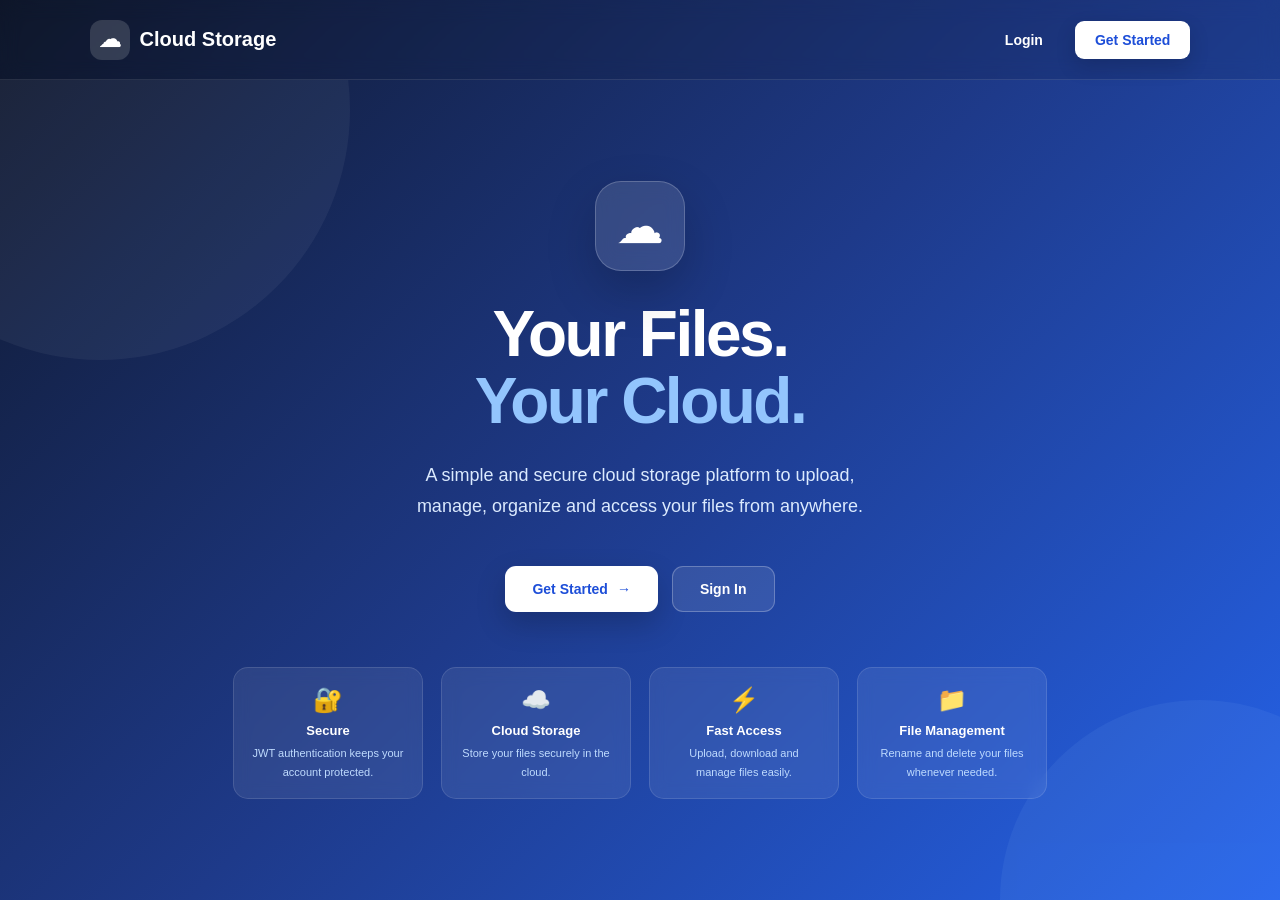
<file: src/main/resources/static/index.html>
<!DOCTYPE html>
<html lang="en">

<head>

    <meta charset="UTF-8">

    <meta name="viewport"
          content="width=device-width, initial-scale=1.0">

    <title>Cloud Storage</title>

    <link rel="stylesheet" href="css/style.css">

    <style>

        /* =========================================
           LANDING PAGE
           ========================================= */

        .landing-page {

            margin: 0;

            min-height: 100vh;

            font-family:
                    Inter,
                    -apple-system,
                    BlinkMacSystemFont,
                    "Segoe UI",
                    sans-serif;

            background:
                    linear-gradient(
                            135deg,
                            #0f172a 0%,
                            #1e3a8a 50%,
                            #2563eb 100%
                    );

            color: white;
        }


        /* =========================================
           NAVBAR
           ========================================= */

        .landing-nav {

            height: 80px;

            display: flex;

            align-items: center;

            justify-content: space-between;

            padding: 0 7%;

            box-sizing: border-box;

            border-bottom:
                    1px solid rgba(255,255,255,0.1);

            background:
                    rgba(15,23,42,0.15);

            backdrop-filter: blur(10px);
        }


        .landing-logo {

            display: flex;

            align-items: center;

            gap: 10px;

            font-size: 20px;

            font-weight: 800;
        }


        .landing-logo-icon {

            width: 40px;
            height: 40px;

            display: flex;

            align-items: center;
            justify-content: center;

            border-radius: 12px;

            background:
                    rgba(255,255,255,0.15);

            font-size: 22px;
        }


        .nav-buttons {

            display: flex;

            align-items: center;

            gap: 12px;
        }


        .nav-login {

            padding:
                    10px 20px;

            color: white;

            text-decoration: none;

            font-size: 14px;

            font-weight: 600;

            border-radius: 9px;

            transition:
                    0.2s ease;
        }


        .nav-login:hover {

            background:
                    rgba(255,255,255,0.1);
        }


        .nav-register {

            padding:
                    11px 20px;

            color: #1d4ed8;

            background: white;

            text-decoration: none;

            font-size: 14px;

            font-weight: 700;

            border-radius: 9px;

            transition:
                    0.2s ease;

            box-shadow:
                    0 8px 20px
                    rgba(0,0,0,0.15);
        }


        .nav-register:hover {

            transform:
                    translateY(-2px);

            box-shadow:
                    0 12px 25px
                    rgba(0,0,0,0.2);
        }


        /* =========================================
           HERO
           ========================================= */

        .landing-hero {

            min-height:
                    calc(100vh - 80px);

            display: flex;

            align-items: center;

            justify-content: center;

            text-align: center;

            padding:
                    60px 7%;

            box-sizing: border-box;

            position: relative;

            overflow: hidden;
        }


        /* Decorative circles */

        .landing-hero::before {

            content: "";

            position: absolute;

            width: 500px;
            height: 500px;

            border-radius: 50%;

            background:
                    rgba(255,255,255,0.05);

            top: -220px;

            left: -150px;
        }


        .landing-hero::after {

            content: "";

            position: absolute;

            width: 400px;
            height: 400px;

            border-radius: 50%;

            background:
                    rgba(147,197,253,0.08);

            bottom: -200px;

            right: -120px;
        }


        .hero-content {

            max-width: 850px;

            position: relative;

            z-index: 2;
        }


        .hero-icon {

            width: 90px;
            height: 90px;

            margin:
                    0 auto 30px;

            display: flex;

            align-items: center;
            justify-content: center;

            border-radius: 26px;

            font-size: 48px;

            background:
                    rgba(255,255,255,0.12);

            border:
                    1px solid
                    rgba(255,255,255,0.2);

            box-shadow:
                    0 20px 50px
                    rgba(0,0,0,0.2);

            backdrop-filter:
                    blur(10px);
        }


        .hero-content h1 {

            margin: 0;

            font-size: 64px;

            line-height: 1.05;

            letter-spacing: -2.5px;
        }


        .hero-content h1 span {

            color: #93c5fd;
        }


        .hero-description {

            max-width: 650px;

            margin:
                    25px auto 0;

            font-size: 18px;

            line-height: 1.7;

            color: #dbeafe;
        }


        /* =========================================
           HERO BUTTONS
           ========================================= */

        .hero-buttons {

            display: flex;

            justify-content: center;

            gap: 14px;

            margin-top: 35px;
        }


        .primary-button {

            display: inline-flex;

            align-items: center;

            justify-content: center;

            gap: 9px;

            padding:
                    14px 27px;

            border-radius: 11px;

            background: white;

            color: #1d4ed8;

            text-decoration: none;

            font-weight: 700;

            font-size: 14px;

            box-shadow:
                    0 12px 30px
                    rgba(0,0,0,0.2);

            transition:
                    0.2s ease;
        }


        .primary-button:hover {

            transform:
                    translateY(-3px);

            box-shadow:
                    0 17px 35px
                    rgba(0,0,0,0.25);
        }


        .secondary-button {

            display: inline-flex;

            align-items: center;

            justify-content: center;

            gap: 9px;

            padding:
                    14px 27px;

            border-radius: 11px;

            background:
                    rgba(255,255,255,0.1);

            border:
                    1px solid
                    rgba(255,255,255,0.25);

            color: white;

            text-decoration: none;

            font-weight: 600;

            font-size: 14px;

            transition:
                    0.2s ease;
        }


        .secondary-button:hover {

            background:
                    rgba(255,255,255,0.18);

            transform:
                    translateY(-3px);
        }


        /* =========================================
           FEATURES
           ========================================= */

        .landing-features {

            display: flex;

            justify-content: center;

            gap: 18px;

            margin-top: 55px;

            flex-wrap: wrap;
        }


        .landing-feature {

            width: 190px;

            padding:
                    18px;

            box-sizing: border-box;

            border-radius: 15px;

            background:
                    rgba(255,255,255,0.08);

            border:
                    1px solid
                    rgba(255,255,255,0.12);

            backdrop-filter:
                    blur(8px);
        }


        .landing-feature-icon {

            font-size: 24px;

            margin-bottom: 9px;
        }


        .landing-feature strong {

            display: block;

            font-size: 13px;

            margin-bottom: 5px;
        }


        .landing-feature small {

            color: #bfdbfe;

            font-size: 11px;

            line-height: 1.4;
        }


        /* =========================================
           MOBILE
           ========================================= */

        @media (max-width: 700px) {

            .landing-nav {

                padding:
                        0 20px;
            }


            .landing-logo {

                font-size: 17px;
            }


            .nav-login {

                display: none;
            }


            .nav-register {

                padding:
                        9px 14px;
            }


            .landing-hero {

                padding:
                        50px 20px;
            }


            .hero-content h1 {

                font-size: 42px;

                letter-spacing:
                        -1.5px;
            }


            .hero-description {

                font-size: 15px;
            }


            .hero-buttons {

                flex-direction: column;

                align-items: center;
            }


            .primary-button,
            .secondary-button {

                width: 220px;
            }


            .landing-features {

                gap: 10px;

                margin-top: 40px;
            }


            .landing-feature {

                width: 145px;

                padding: 14px;
            }
        }

    </style>

</head>


<body class="landing-page">


<!-- =========================================
     NAVIGATION
     ========================================= -->

<nav class="landing-nav">

    <div class="landing-logo">

        <div class="landing-logo-icon">
            ☁
        </div>

        <span>
            Cloud Storage
        </span>

    </div>


    <div class="nav-buttons">

        <a
                href="login.html"
                class="nav-login">

            Login

        </a>


        <a
                href="register.html"
                class="nav-register">

            Get Started

        </a>

    </div>

</nav>



<!-- =========================================
     HERO SECTION
     ========================================= -->

<main class="landing-hero">

    <div class="hero-content">


        <div class="hero-icon">

            ☁

        </div>


        <h1>

            Your Files.
            <br>

            <span>Your Cloud.</span>

        </h1>


        <p class="hero-description">

            A simple and secure cloud storage
            platform to upload, manage, organize
            and access your files from anywhere.

        </p>


        <!-- BUTTONS -->

        <div class="hero-buttons">

            <a
                    href="register.html"
                    class="primary-button">

                Get Started

                <span>→</span>

            </a>


            <a
                    href="login.html"
                    class="secondary-button">

                Sign In

            </a>

        </div>


        <!-- FEATURES -->

        <div class="landing-features">


            <div class="landing-feature">

                <div class="landing-feature-icon">
                    🔐
                </div>

                <strong>
                    Secure
                </strong>

                <small>
                    JWT authentication
                    keeps your account protected.
                </small>

            </div>


            <div class="landing-feature">

                <div class="landing-feature-icon">
                    ☁️
                </div>

                <strong>
                    Cloud Storage
                </strong>

                <small>
                    Store your files securely
                    in the cloud.
                </small>

            </div>


            <div class="landing-feature">

                <div class="landing-feature-icon">
                    ⚡
                </div>

                <strong>
                    Fast Access
                </strong>

                <small>
                    Upload, download and
                    manage files easily.
                </small>

            </div>


            <div class="landing-feature">

                <div class="landing-feature-icon">
                    📁
                </div>

                <strong>
                    File Management
                </strong>

                <small>
                    Rename and delete your
                    files whenever needed.
                </small>

            </div>

        </div>

    </div>

</main>


</body>

</html>
</file>
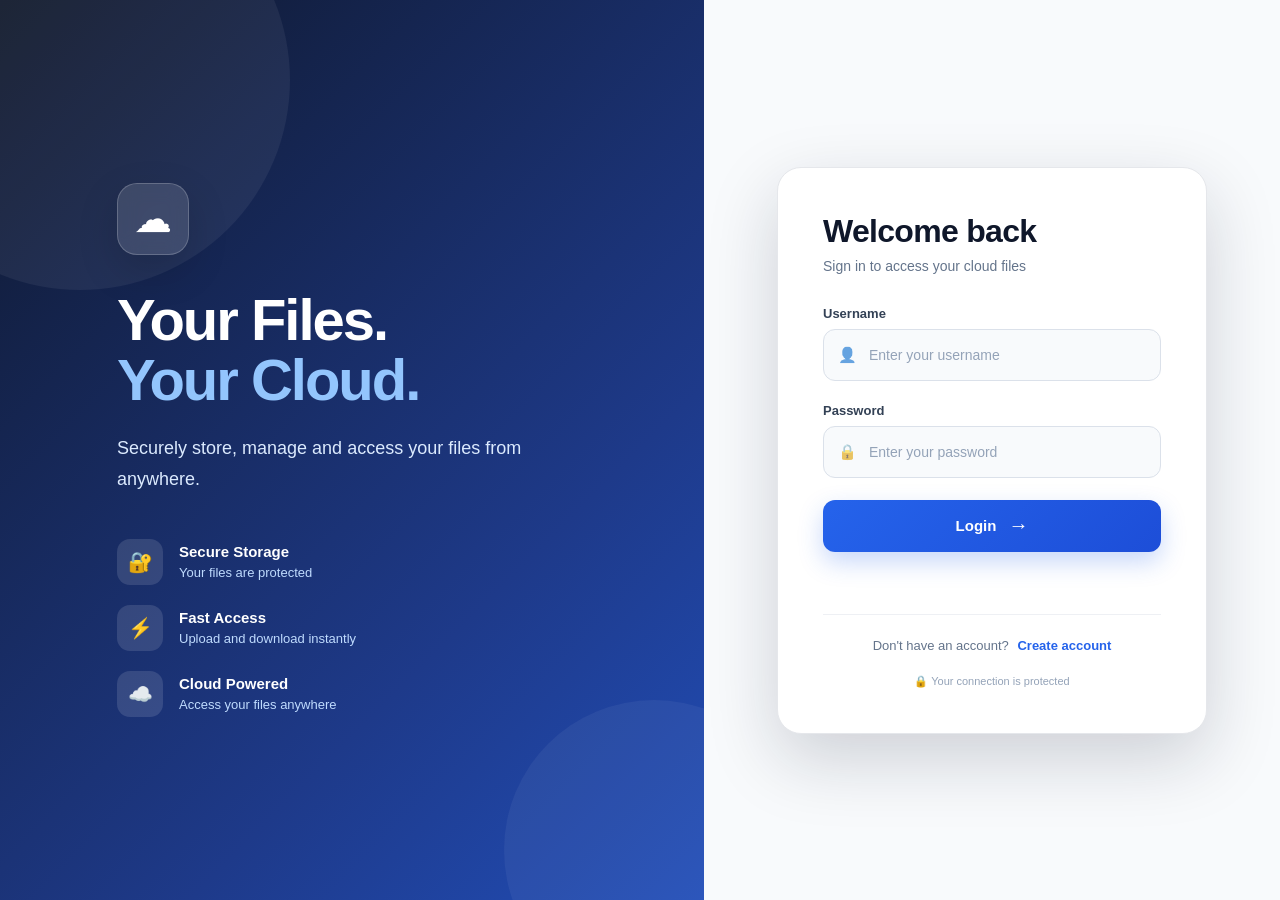
<file: src/main/resources/static/dashboard.html>
<!DOCTYPE html>
<html lang="en">

<head>

    <meta charset="UTF-8">

    <meta name="viewport"
          content="width=device-width, initial-scale=1.0">

    <title>Cloud Storage - Dashboard</title>

    <link rel="stylesheet"
          href="css/style.css">

</head>


<body class="dashboard-page">

<div class="dashboard-layout">


    <!-- =================================================
         SIDEBAR
         ================================================= -->

    <aside class="sidebar">

        <div class="sidebar-logo">

            <div class="sidebar-logo-icon">
                ☁
            </div>

            <span>
                SimbaStorage
            </span>

        </div>


        <nav class="sidebar-nav">

            <a href="dashboard.html"
               class="sidebar-link active">

                <span>🏠</span>
                <span>Dashboard</span>

            </a>


            <a href="#files"
               class="sidebar-link">

                <span>📁</span>
                <span>My Files</span>

            </a>


            <a href="#favorites"
               class="sidebar-link">

                <span>⭐</span>
                <span>Favorites</span>

            </a>


            <a href="#trash"
               class="sidebar-link">

                <span>🗑️</span>
                <span>Trash</span>

            </a>

        </nav>


        <div class="sidebar-bottom">

            <a href="#settings"
               class="sidebar-link">

                <span>⚙️</span>
                <span>Settings</span>

            </a>


            <a href="login.html"
               class="sidebar-link logout-link"
               onclick="logout()">

                <span>🚪</span>
                <span>Logout</span>

            </a>

        </div>

    </aside>



    <!-- =================================================
         MAIN CONTENT
         ================================================= -->

    <main class="dashboard-main">


        <!-- =================================================
             TOP HEADER
             ================================================= -->

        <header class="dashboard-header">

            <div></div>

            <div class="header-right">

                <button
                        type="button"
                        class="notification-button">

                    🔔

                </button>


                <div class="profile-area">

                    <div class="profile-avatar">
                        I
                    </div>

                    <div class="profile-info">

                        <strong id="headerUsername">
                            Welcome
                        </strong>

                        <small>
                            Personal Account
                        </small>

                    </div>

                </div>

            </div>

        </header>



        <!-- =================================================
             CONTENT
             ================================================= -->

        <section class="dashboard-content">


            <!-- =================================================
                 WELCOME
                 ================================================= -->

            <div class="welcome-row">

                <div class="welcome-text">

                    <h1>
                        Welcome back
                        <span>👋</span>
                    </h1>

                    <p>
                        Manage your files securely
                        in one place.
                    </p>

                </div>


                <div class="welcome-upload">

                    <input
                            type="file"
                            id="fileInput"
                            style="display: none;">

                    <button
                            id="uploadBtn"
                            type="button"
                            class="upload-btn">

                        + Upload File

                    </button>

                </div>

            </div>


            <!-- =================================================
                 STATISTICS
                 ================================================= -->

            <div class="stats-grid">


                <!-- TOTAL FILES -->

                <div class="stat-card">

                    <div class="stat-icon blue">
                        📁
                    </div>

                    <div>

                        <span>
                            Total Files
                        </span>

                        <strong id="totalFiles">
                            0
                        </strong>

                    </div>

                </div>



                <!-- STORAGE -->

                <div class="stat-card">

                    <div class="stat-icon purple">
                        💾
                    </div>

                    <div>

                        <span>
                            Storage Used
                        </span>

                        <strong id="storageUsed">
                            0 MB
                        </strong>

                    </div>

                </div>



                <!-- CLOUD -->

                <div class="stat-card">

                    <div class="stat-icon green">
                        ☁️
                    </div>

                    <div>

                        <span>
                            Cloud Storage
                        </span>

                        <strong>
                            SimbaBase
                        </strong>

                    </div>

                </div>

            </div>



            <!-- =================================================
                 STORAGE OVERVIEW
                 ================================================= -->

            <div class="storage-card">

                <div class="storage-header">

                    <div>

                        <h2>
                            Storage Overview
                        </h2>

                        <p>
                            Monitor your cloud storage usage
                        </p>

                    </div>

                    <span id="storagePercentage">
                        0%
                    </span>

                </div>


                <div class="storage-bar">

                    <div
                            id="storageProgress"
                            class="storage-progress"
                            style="width: 0%;">

                    </div>

                </div>


                <div class="storage-footer">

                    <span id="storageDetails">
                        0 MB used
                    </span>

                    <span>
                        2 GB available
                    </span>

                </div>

            </div>



            <!-- =================================================
                 QUICK ACTIONS
                 ================================================= -->

            <div class="section-heading">

                <div>

                    <h2>
                        Quick Actions
                    </h2>

                    <p>
                        Manage your files quickly
                    </p>

                </div>

            </div>


            <div class="quick-actions">


                <!-- QUICK UPLOAD -->

                <button
                        type="button"
                        class="quick-action upload-action"
                        id="quickUploadBtn">

                    <div>
                        ⬆️
                    </div>

                    <span>
                        Upload File
                    </span>

                    <small>
                        Add a new file
                    </small>

                </button>



                <!-- MY FILES -->

                <button
                        type="button"
                        class="quick-action"
                        onclick="document.getElementById('files').scrollIntoView()">

                    <div>
                        📁
                    </div>

                    <span>
                        My Files
                    </span>

                    <small>
                        Browse your files
                    </small>

                </button>



                <!-- FAVORITES -->

                <button
                        type="button"
                        class="quick-action"
                        id="favorites">

                    <div>
                        ⭐
                    </div>

                    <span>
                        Favorites
                    </span>

                    <small>
                        Important files
                    </small>

                </button>



                <!-- TRASH -->

                <button
                        type="button"
                        class="quick-action"
                        id="trash">

                    <div>
                        🗑️
                    </div>

                    <span>
                        Trash
                    </span>

                    <small>
                        Deleted files
                    </small>

                </button>

            </div>



            <!-- =================================================
                 FILE SECTION
                 ================================================= -->

            <section
                    id="files"
                    class="files-section">


                <div class="files-header">

                    <div>

                        <h2>
                            My Files
                        </h2>

                        <p>
                            Your uploaded files
                        </p>

                    </div>


                    <div class="file-controls">


                        <!-- SEARCH -->

                        <div class="search-box">

                            <span>
                                🔍
                            </span>

                            <input
                                    type="text"
                                    id="searchInput"
                                    placeholder="Search files...">

                        </div>


                        <!-- SORT -->

                        <select
                                id="sortSelect"
                                class="sort-select">

                            <option value="newest">
                                Newest
                            </option>

                            <option value="oldest">
                                Oldest
                            </option>

                            <option value="name">
                                Name
                            </option>

                            <option value="size">
                                Size
                            </option>

                        </select>

                    </div>

                </div>



                <!-- UPLOAD MESSAGE -->

                <div
                        id="uploadMessage"
                        class="upload-message">

                </div>



                <!-- FILE LIST -->

                <div
                        id="fileList"
                        class="file-list">

                    <div class="loading-container">

                        <div class="loading-spinner"></div>

                        <p>
                            Loading files...
                        </p>

                    </div>

                </div>

            </section>



            <!-- =================================================
                 FILE TYPES
                 ================================================= -->

            <section class="file-types-section">

                <div class="section-heading">

                    <div>

                        <h2>
                            Your Files
                        </h2>

                        <p>
                            Organize your cloud storage
                        </p>

                    </div>

                </div>


                <div class="file-type-grid">


                    <!-- DOCUMENTS -->

                    <div class="file-type-card">

                        <div class="file-type-icon">
                            📄
                        </div>

                        <div>

                            <strong>
                                Documents
                            </strong>

                            <span id="documentCount">
                                0 files
                            </span>

                        </div>

                    </div>



                    <!-- IMAGES -->

                    <div class="file-type-card">

                        <div class="file-type-icon">
                            🖼️
                        </div>

                        <div>

                            <strong>
                                Images
                            </strong>

                            <span id="imageCount">
                                0 files
                            </span>

                        </div>

                    </div>



                    <!-- VIDEOS -->

                    <div class="file-type-card">

                        <div class="file-type-icon">
                            🎬
                        </div>

                        <div>

                            <strong>
                                Videos
                            </strong>

                            <span id="videoCount">
                                0 files
                            </span>

                        </div>

                    </div>



                    <!-- OTHER -->

                    <div class="file-type-card">

                        <div class="file-type-icon">
                            📦
                        </div>

                        <div>

                            <strong>
                                Other
                            </strong>

                            <span id="otherCount">
                                0 files
                            </span>

                        </div>

                    </div>

                </div>

            </section>


        </section>

    </main>

</div>



<!-- =================================================
     DELETE MODAL
     ================================================= -->

<div
        id="deleteModal"
        class="modal-overlay">


    <div class="delete-modal">


        <div class="delete-icon">
            🗑️
        </div>


        <h2>
            Delete File?
        </h2>


        <p>
            Are you sure you want to delete this file?
            This action cannot be undone.
        </p>


        <div class="modal-actions">


            <button
                    id="cancelDeleteBtn"
                    type="button"
                    class="cancel-delete-btn">

                Cancel

            </button>


            <button
                    id="confirmDeleteBtn"
                    type="button"
                    class="confirm-delete-btn">

                Delete

            </button>


        </div>


    </div>

</div>



<!-- =================================================
     JAVASCRIPT
     ================================================= -->

<script src="js/dashboard.js"></script>

</body>

</html>
</file>
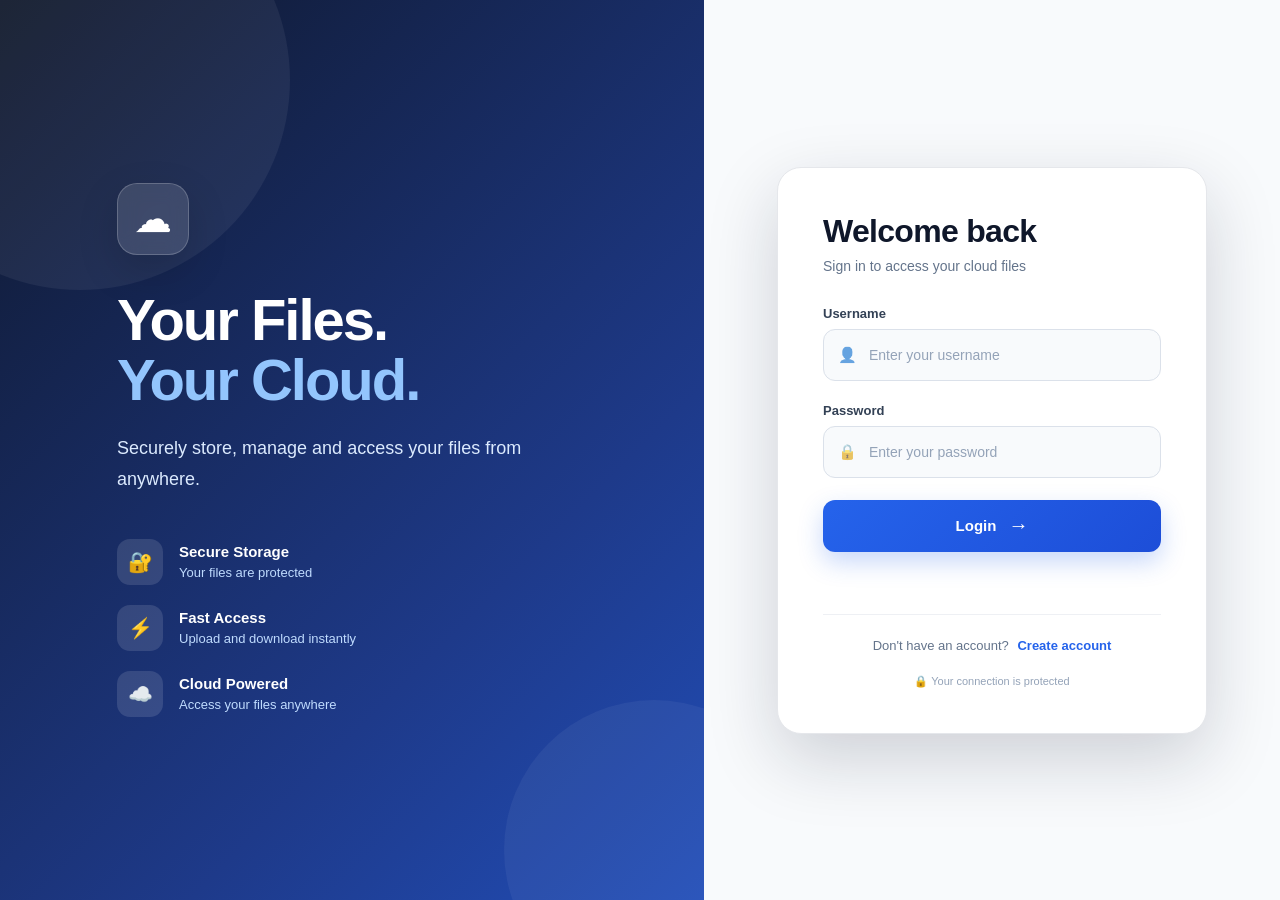
<file: src/main/resources/static/login.html>
<!DOCTYPE html>
<html lang="en">

<head>

    <meta charset="UTF-8">

    <meta name="viewport"
          content="width=device-width, initial-scale=1.0">

    <title>Cloud Storage - Login</title>

    <link rel="stylesheet"
          href="css/style.css">

</head>

<body class="auth-page">

<div class="auth-wrapper">

    <!-- LEFT SIDE -->
    <div class="auth-hero">

        <div class="hero-content">

            <div class="cloud-logo">
                ☁
            </div>

            <h1>
                Your Files.<br>
                <span>Your Cloud.</span>
            </h1>

            <p>
                Securely store, manage and access
                your files from anywhere.
            </p>

            <div class="feature-list">

                <div class="feature">
                    <span>🔐</span>
                    <div>
                        <strong>Secure Storage</strong>
                        <small>
                            Your files are protected
                        </small>
                    </div>
                </div>

                <div class="feature">
                    <span>⚡</span>
                    <div>
                        <strong>Fast Access</strong>
                        <small>
                            Upload and download instantly
                        </small>
                    </div>
                </div>

                <div class="feature">
                    <span>☁️</span>
                    <div>
                        <strong>Cloud Powered</strong>
                        <small>
                            Access your files anywhere
                        </small>
                    </div>
                </div>

            </div>

        </div>

    </div>


    <!-- RIGHT SIDE -->
    <div class="auth-panel">

        <div class="login-card">

            <div class="mobile-logo">
                ☁
            </div>

            <h2>
                Welcome back
            </h2>

            <p class="login-subtitle">
                Sign in to access your cloud files
            </p>


            <!-- IMPORTANT:
                 Keep these IDs if your login.js
                 already uses them.
            -->

            <form id="loginForm">

                <div class="input-group">

                    <label for="username">
                        Username
                    </label>

                    <div class="input-wrapper">

                        <span>👤</span>

                        <input
                                type="text"
                                id="username"
                                name="username"
                                placeholder="Enter your username"
                                required>

                    </div>

                </div>


                <div class="input-group">

                    <label for="password">
                        Password
                    </label>

                    <div class="input-wrapper">

                        <span>🔒</span>

                        <input
                                type="password"
                                id="password"
                                name="password"
                                placeholder="Enter your password"
                                required>

                    </div>

                </div>


                <button
                        type="submit"
                        class="login-button">

                    <span>Login</span>

                    <span class="arrow">
                        →
                    </span>

                </button>

            </form>


            <p
                    id="loginMessage"
                    class="login-message">
            </p>


            <div class="register-section">

                <span>
                    Don't have an account?
                </span>

                <a href="register.html">
                    Create account
                </a>

            </div>


            <div class="security-note">

                🔒 Your connection is protected

            </div>

        </div>

    </div>

</div>


<script src="js/login.js"></script>

</body>

</html>
</file>
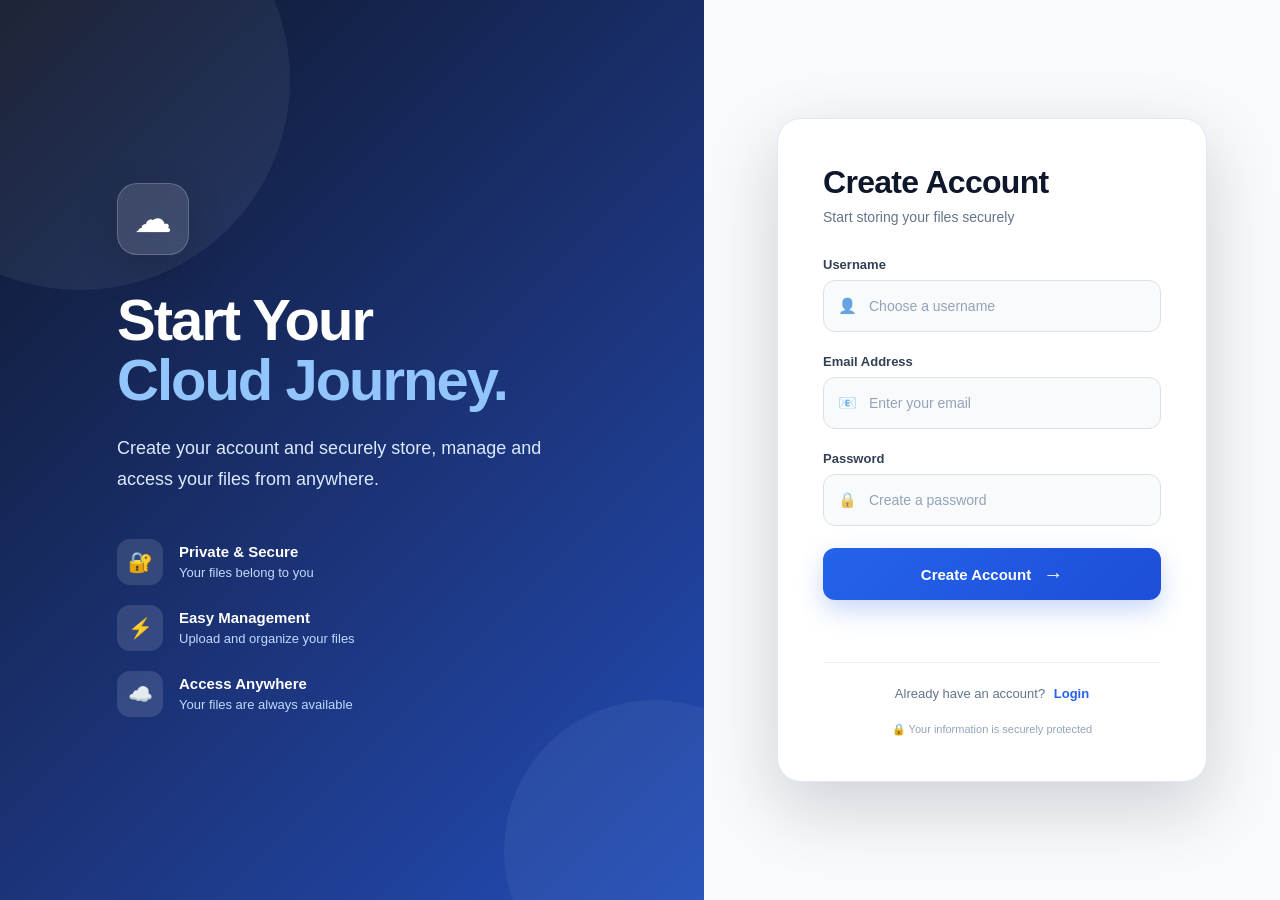
<file: src/main/resources/static/register.html>
<!DOCTYPE html>
<html lang="en">

<head>

    <meta charset="UTF-8">

    <meta name="viewport"
          content="width=device-width, initial-scale=1.0">

    <title>Cloud Storage - Create Account</title>

    <link rel="stylesheet" href="css/style.css">

</head>

<body class="auth-page">

<div class="auth-wrapper">

    <!-- LEFT SIDE -->

    <div class="auth-hero">

        <div class="hero-content">

            <div class="cloud-logo">
                ☁
            </div>

            <h1>
                Start Your<br>
                <span>Cloud Journey.</span>
            </h1>

            <p>
                Create your account and securely
                store, manage and access your files
                from anywhere.
            </p>

            <div class="feature-list">

                <div class="feature">

                    <span>🔐</span>

                    <div>
                        <strong>Private & Secure</strong>
                        <small>
                            Your files belong to you
                        </small>
                    </div>

                </div>

                <div class="feature">

                    <span>⚡</span>

                    <div>
                        <strong>Easy Management</strong>
                        <small>
                            Upload and organize your files
                        </small>
                    </div>

                </div>

                <div class="feature">

                    <span>☁️</span>

                    <div>
                        <strong>Access Anywhere</strong>
                        <small>
                            Your files are always available
                        </small>
                    </div>

                </div>

            </div>

        </div>

    </div>


    <!-- RIGHT SIDE -->

    <div class="auth-panel">

        <div class="login-card">

            <div class="mobile-logo">
                ☁
            </div>

            <h2>
                Create Account
            </h2>

            <p class="login-subtitle">
                Start storing your files securely
            </p>


            <form id="registerForm">

                <!-- USERNAME -->

                <div class="input-group">

                    <label for="username">
                        Username
                    </label>

                    <div class="input-wrapper">

                        <span>👤</span>

                        <input
                                type="text"
                                id="username"
                                name="username"
                                placeholder="Choose a username"
                                autocomplete="username"
                                required>

                    </div>

                </div>


                <!-- EMAIL -->

                <div class="input-group">

                    <label for="email">
                        Email Address
                    </label>

                    <div class="input-wrapper">

                        <span>📧</span>

                        <input
                                type="email"
                                id="email"
                                name="email"
                                placeholder="Enter your email"
                                autocomplete="email"
                                required>

                    </div>

                </div>


                <!-- PASSWORD -->

                <div class="input-group">

                    <label for="password">
                        Password
                    </label>

                    <div class="input-wrapper">

                        <span>🔒</span>

                        <input
                                type="password"
                                id="password"
                                name="password"
                                placeholder="Create a password"
                                autocomplete="new-password"
                                required>

                    </div>

                </div>


                <!-- REGISTER BUTTON -->

                <button
                        type="submit"
                        class="login-button">

                    <span>Create Account</span>

                    <span class="arrow">
                        →
                    </span>

                </button>

            </form>


            <p
                    id="registerMessage"
                    class="login-message">
            </p>


            <!-- LOGIN -->

            <div class="register-section">

                <span>
                    Already have an account?
                </span>

                <a href="login.html">
                    Login
                </a>

            </div>


            <div class="security-note">

                🔒 Your information is securely protected

            </div>

        </div>

    </div>

</div>


<script src="js/register.js"></script>

</body>

</html>
</file>
<file: src/main/resources/static/css/style.css>
/* =========================
   GLOBAL
   ========================= */

* {
    margin: 0;
    padding: 0;
    box-sizing: border-box;
}

body {
    font-family: Arial, Helvetica, sans-serif;

    background: #f5f7fb;

    color: #1f2937;
}


/* =========================
   APP
   ========================= */

.app-container {
    display: flex;

    min-height: 100vh;
}


/* =========================
   SIDEBAR
   ========================= */

.sidebar {
    width: 240px;

    min-height: 100vh;

    background: #111827;

    color: white;

    display: flex;

    flex-direction: column;

    padding: 25px 16px;
}


/* LOGO */

.logo {
    display: flex;

    align-items: center;

    gap: 10px;

    font-size: 21px;

    font-weight: bold;

    padding: 0 12px;

    margin-bottom: 45px;
}

.logo-icon {
    font-size: 27px;
}


/* NAVIGATION */

.sidebar-nav {
    display: flex;

    flex-direction: column;

    gap: 8px;
}

.nav-item {
    display: flex;

    align-items: center;

    gap: 13px;

    padding: 12px 14px;

    border-radius: 8px;

    color: #cbd5e1;

    text-decoration: none;

    font-size: 15px;

    transition: 0.2s;
}

.nav-item:hover {
    background: #1f2937;

    color: white;
}

.nav-item.active {
    background: #2563eb;

    color: white;
}


/* SIDEBAR BOTTOM */

.sidebar-bottom {
    margin-top: auto;

    display: flex;

    flex-direction: column;

    gap: 8px;
}


/* LOGOUT */

.logout-button {
    width: 100%;

    border: none;

    background: transparent;

    color: #cbd5e1;

    padding: 12px 14px;

    border-radius: 8px;

    font-size: 15px;

    text-align: left;

    cursor: pointer;

    display: flex;

    align-items: center;

    gap: 13px;
}

.logout-button:hover {
    background: #1f2937;

    color: white;
}


/* =========================
   MAIN CONTENT
   ========================= */

.main-content {
    flex: 1;

    min-width: 0;
}


/* =========================
   TOP HEADER
   ========================= */

.top-header {
    height: 75px;

    background: white;

    border-bottom: 1px solid #e5e7eb;

    display: flex;

    align-items: center;

    padding: 0 35px;
}

.header-spacer {
    flex: 1;
}

.user-area {
    display: flex;

    align-items: center;

    gap: 12px;
}

.notification {
    font-size: 19px;

    margin-right: 12px;

    cursor: pointer;
}

.user-avatar {
    width: 40px;

    height: 40px;

    border-radius: 50%;

    background: #2563eb;

    color: white;

    display: flex;

    justify-content: center;

    align-items: center;

    font-weight: bold;
}

.user-details {
    display: flex;

    flex-direction: column;

    gap: 3px;
}

.user-name {
    font-size: 14px;

    font-weight: bold;
}

.user-role {
    font-size: 12px;

    color: #6b7280;
}

.mobile-logo {
    display: none;
}


/* =========================
   CONTENT
   ========================= */

.content {
    padding: 35px;

    max-width: 1400px;

    margin: auto;
}


/* =========================
   WELCOME
   ========================= */

.welcome-section {
    display: flex;

    justify-content: space-between;

    align-items: center;

    margin-bottom: 30px;
}

.welcome-section h1 {
    font-size: 28px;

    margin-bottom: 8px;
}

.welcome-section p {
    color: #6b7280;

    font-size: 15px;
}


/* UPLOAD BUTTON */

.upload-button {
    border: none;

    background: #2563eb;

    color: white;

    padding: 12px 20px;

    border-radius: 8px;

    font-size: 14px;

    font-weight: bold;

    cursor: pointer;

    display: flex;

    align-items: center;

    gap: 7px;

    transition: 0.2s;
}

.upload-button:hover {
    background: #1d4ed8;

    transform: translateY(-1px);
}

.upload-button span {
    font-size: 18px;
}


/* =========================
   STAT CARDS
   ========================= */

.stats-container {
    display: grid;

    grid-template-columns:
        repeat(3, 1fr);

    gap: 20px;

    margin-bottom: 30px;
}

.stat-card {
    background: white;

    border: 1px solid #e5e7eb;

    border-radius: 12px;

    padding: 20px;

    display: flex;

    align-items: center;

    gap: 16px;
}

.stat-card p {
    color: #6b7280;

    font-size: 13px;

    margin-bottom: 5px;
}

.stat-card h2 {
    font-size: 20px;
}

.stat-icon {
    width: 48px;

    height: 48px;

    border-radius: 10px;

    display: flex;

    align-items: center;

    justify-content: center;

    font-size: 21px;
}

.stat-icon.blue {
    background: #dbeafe;
}

.stat-icon.purple {
    background: #ede9fe;
}

.stat-icon.green {
    background: #dcfce7;
}


/* =========================
   FILE SECTION
   ========================= */

.file-section {
    background: white;

    border: 1px solid #e5e7eb;

    border-radius: 12px;

    padding: 25px;
}

.file-section-top {
    display: flex;

    justify-content: space-between;

    align-items: center;

    margin-bottom: 25px;
}

.file-section-top h2 {
    font-size: 20px;

    margin-bottom: 5px;
}

.file-section-top p {
    color: #6b7280;

    font-size: 13px;
}


/* SEARCH */

.search-box {
    width: 260px;

    height: 40px;

    border: 1px solid #d1d5db;

    border-radius: 8px;

    display: flex;

    align-items: center;

    gap: 8px;

    padding: 0 12px;
}

.search-box span {
    font-size: 14px;
}

.search-box input {
    border: none;

    outline: none;

    width: 100%;

    font-size: 13px;
}


/* =========================
   FILE LIST
   ========================= */

.file-list {
    display: flex;

    flex-direction: column;

    gap: 10px;
}


/* FILE CARD */

.file-card {
    border: 1px solid #e5e7eb;

    border-radius: 9px;

    padding: 15px 18px;

    display: flex;

    align-items: center;

    justify-content: space-between;

    transition: 0.2s;
}

.file-card:hover {
    border-color: #bfdbfe;

    background: #f8fbff;
}


/* FILE INFO */

.file-info {
    display: flex;

    align-items: center;

    gap: 14px;
}

.file-icon {
    width: 42px;

    height: 42px;

    background: #eff6ff;

    border-radius: 8px;

    display: flex;

    align-items: center;

    justify-content: center;

    font-size: 20px;
}

.file-info h3 {
    font-size: 14px;

    margin-bottom: 4px;
}

.file-info p {
    color: #6b7280;

    font-size: 12px;
}


/* FILE ACTIONS */

.file-actions {
    display: flex;

    align-items: center;

    gap: 7px;
}

.file-actions button {
    border: 1px solid #e5e7eb;

    background: white;

    padding: 7px 11px;

    border-radius: 6px;

    font-size: 12px;

    cursor: pointer;

    transition: 0.2s;
}

.file-actions button:hover {
    background: #f3f4f6;
}


/* DOWNLOAD */

.download-btn {
    color: #2563eb;
}


/* RENAME */

.rename-btn {
    color: #374151;
}


/* DELETE */

.delete-btn {
    color: #dc2626;
}


/* =========================
   MESSAGES
   ========================= */

.upload-message {
    text-align: center;

    font-size: 13px;

    margin-bottom: 15px;

    color: #2563eb;
}

.loading {
    text-align: center;

    padding: 30px;

    color: #6b7280;
}


/* =========================
   RESPONSIVE
   ========================= */

@media (max-width: 900px) {

    .sidebar {
        width: 200px;
    }

    .content {
        padding: 25px;
    }

    .stats-container {
        grid-template-columns:
            1fr;
    }

    .search-box {
        width: 200px;
    }

}


@media (max-width: 700px) {

    .sidebar {
        display: none;
    }

    .mobile-logo {
        display: block;

        font-weight: bold;

        font-size: 18px;
    }

    .top-header {
        padding: 0 20px;
    }

    .content {
        padding: 20px;
    }

    .welcome-section {
        flex-direction: column;

        align-items: flex-start;

        gap: 20px;
    }

    .file-section-top {
        flex-direction: column;

        align-items: flex-start;

        gap: 15px;
    }

    .search-box {
        width: 100%;
    }

    .file-card {
        flex-direction: column;

        align-items: flex-start;

        gap: 15px;
    }
}
/* =========================================
   LOGIN / REGISTER PAGE
========================================= */

.auth-container {
    min-height: 100vh;
    display: flex;
    justify-content: center;
    align-items: center;
    background: #f4f6f8;
}

.auth-card {
    width: 400px;
    background: white;
    padding: 35px;
    border-radius: 12px;
    box-shadow: 0 5px 20px rgba(0, 0, 0, 0.1);
}

.auth-card h1 {
    text-align: center;
    margin-bottom: 25px;
    color: #111827;
}

.auth-card h2 {
    text-align: center;
    margin-bottom: 8px;
    color: #111827;
}

.subtitle {
    text-align: center;
    color: #777;
    margin-bottom: 25px;
}

.form-group {
    margin-bottom: 18px;
}

.form-group label {
    display: block;
    margin-bottom: 6px;
    font-weight: bold;
    color: #374151;
}

.form-group input {
    width: 100%;
    padding: 12px;
    border: 1px solid #ccc;
    border-radius: 6px;
    font-size: 15px;
    box-sizing: border-box;
}

.form-group input:focus {
    outline: none;
    border-color: #2563eb;
}

.btn {
    width: 100%;
    padding: 12px;
    border: none;
    border-radius: 6px;
    background: #2563eb;
    color: white;
    font-size: 16px;
    cursor: pointer;
}

.btn:hover {
    background: #1d4ed8;
}

#message {
    margin-top: 15px;
    text-align: center;
}

.switch-page {
    text-align: center;
    margin-top: 20px;
    color: #666;
}

.switch-page a {
    color: #2563eb;
    font-weight: bold;
    text-decoration: none;
}

.switch-page a:hover {
    text-decoration: underline;
}

/* ==============================
   SEARCH + SORT
   ============================== */

.file-tools {
    display: flex;
    align-items: center;
    gap: 12px;
}


/* Search box */

.search-box {
    width: 195px;
    height: 42px;

    display: flex;
    align-items: center;

    background: #ffffff;

    border: 1px solid #d5dbe5;

    border-radius: 8px;

    padding: 0 12px;

    transition: 0.2s;
}

.search-box:focus-within {
    border-color: #2563eb;

    box-shadow: 0 0 0 3px rgba(37, 99, 235, 0.10);
}

.search-box span {
    margin-right: 8px;
}

.search-box input {
    width: 100%;

    border: none;
    outline: none;

    font-size: 13px;

    background: transparent;
}


/* Sort button */

.sort-select {
    height: 42px;

    min-width: 135px;

    padding: 0 35px 0 14px;

    border: 1px solid #d5dbe5;

    border-radius: 8px;

    background-color: #ffffff;

    color: #374151;

    font-size: 13px;

    font-weight: 500;

    cursor: pointer;

    outline: none;

    appearance: auto;

    transition: all 0.2s ease;
}


/* Hover */

.sort-select:hover {
    border-color: #2563eb;
}


/* Focus */

.sort-select:focus {
    border-color: #2563eb;

    box-shadow:
            0 0 0 3px rgba(37, 99, 235, 0.10);
}


/* Dropdown options */

.sort-select option {
    padding: 10px;
    font-size: 13px;
}

.modal-overlay {
    display: none;
}

.modal-overlay.show {
    display: flex;
}
/* =====================================================
   CLOUD STORAGE - MODERN LOGIN PAGE
   ===================================================== */

.auth-page {
    margin: 0;
    min-height: 100vh;

    font-family:
            Inter,
            -apple-system,
            BlinkMacSystemFont,
            "Segoe UI",
            sans-serif;

    background:
            linear-gradient(
                    135deg,
                    #0f172a 0%,
                    #1e3a8a 50%,
                    #2563eb 100%
            );

    color: #0f172a;
}


/* MAIN WRAPPER */

.auth-wrapper {

    min-height: 100vh;

    display: grid;

    grid-template-columns:
        1.1fr 0.9fr;
}


/* =====================================================
   LEFT HERO
   ===================================================== */

.auth-hero {

    display: flex;

    align-items: center;

    justify-content: center;

    padding: 70px;

    color: white;

    position: relative;

    overflow: hidden;
}


/* Decorative circles */

.auth-hero::before {

    content: "";

    position: absolute;

    width: 420px;
    height: 420px;

    border-radius: 50%;

    background:
            rgba(255,255,255,0.06);

    top: -130px;
    left: -130px;
}


.auth-hero::after {

    content: "";

    position: absolute;

    width: 300px;
    height: 300px;

    border-radius: 50%;

    background:
            rgba(255,255,255,0.05);

    bottom: -100px;
    right: -100px;
}


.hero-content {

    max-width: 520px;

    position: relative;

    z-index: 2;
}


/* CLOUD LOGO */

.cloud-logo {

    width: 72px;
    height: 72px;

    display: flex;

    align-items: center;
    justify-content: center;

    border-radius: 20px;

    font-size: 38px;

    margin-bottom: 35px;

    background:
            rgba(255,255,255,0.13);

    border:
            1px solid rgba(255,255,255,0.2);

    box-shadow:
            0 15px 40px
            rgba(0,0,0,0.15);

    backdrop-filter: blur(10px);
}


.hero-content h1 {

    font-size: 58px;

    line-height: 1.05;

    margin: 0 0 22px;

    letter-spacing: -2px;
}


.hero-content h1 span {

    color: #93c5fd;
}


.hero-content > p {

    font-size: 18px;

    line-height: 1.7;

    max-width: 470px;

    color: #dbeafe;

    margin-bottom: 45px;
}


/* FEATURES */

.feature-list {

    display: flex;

    flex-direction: column;

    gap: 20px;
}


.feature {

    display: flex;

    align-items: center;

    gap: 16px;
}


.feature > span {

    width: 46px;
    height: 46px;

    display: flex;

    align-items: center;
    justify-content: center;

    border-radius: 13px;

    background:
            rgba(255,255,255,0.12);

    font-size: 20px;
}


.feature strong {

    display: block;

    font-size: 15px;

    margin-bottom: 3px;
}


.feature small {

    color: #bfdbfe;

    font-size: 13px;
}


/* =====================================================
   RIGHT LOGIN AREA
   ===================================================== */

.auth-panel {

    display: flex;

    align-items: center;

    justify-content: center;

    padding: 40px;

    background: #f8fafc;
}


.login-card {

    width: 100%;

    max-width: 430px;

    background: white;

    padding: 45px;

    border-radius: 24px;

    box-shadow:
            0 25px 70px
            rgba(15,23,42,0.18);

    border:
            1px solid #e5e7eb;
}


.mobile-logo {

    display: none;
}


.login-card h2 {

    margin: 0;

    font-size: 32px;

    color: #0f172a;

    letter-spacing: -0.7px;
}


.login-subtitle {

    margin:
            8px 0 32px;

    color: #64748b;

    font-size: 14px;
}


/* =====================================================
   INPUTS
   ===================================================== */

.input-group {

    margin-bottom: 22px;
}


.input-group label {

    display: block;

    margin-bottom: 8px;

    font-size: 13px;

    font-weight: 700;

    color: #334155;
}


.input-wrapper {

    position: relative;

    display: flex;

    align-items: center;
}


.input-wrapper > span {

    position: absolute;

    left: 15px;

    font-size: 15px;

    opacity: 0.65;

    pointer-events: none;
}


.input-wrapper input {

    width: 100%;

    box-sizing: border-box;

    height: 52px;

    padding:
            0 15px 0 45px;

    border:
            1px solid #dbe1ea;

    border-radius: 12px;

    outline: none;

    font-size: 14px;

    background: #f8fafc;

    transition:
            0.2s ease;
}


.input-wrapper input:focus {

    background: white;

    border-color: #2563eb;

    box-shadow:
            0 0 0 4px
            rgba(37,99,235,0.1);
}


.input-wrapper input::placeholder {

    color: #94a3b8;
}


/* =====================================================
   LOGIN BUTTON
   ===================================================== */

.login-button {

    width: 100%;

    height: 52px;

    border: none;

    border-radius: 12px;

    background:
            linear-gradient(
                    135deg,
                    #2563eb,
                    #1d4ed8
            );

    color: white;

    font-size: 15px;

    font-weight: 700;

    cursor: pointer;

    display: flex;

    align-items: center;

    justify-content: center;

    gap: 12px;

    margin-top: 8px;

    box-shadow:
            0 10px 25px
            rgba(37,99,235,0.25);

    transition:
            transform 0.2s ease,
            box-shadow 0.2s ease;
}


.login-button:hover {

    transform:
            translateY(-2px);

    box-shadow:
            0 15px 30px
            rgba(37,99,235,0.35);
}


.login-button:active {

    transform:
            translateY(0);
}


.arrow {

    font-size: 20px;

    transition:
            transform 0.2s ease;
}


.login-button:hover .arrow {

    transform:
            translateX(4px);
}


/* =====================================================
   MESSAGE
   ===================================================== */

.login-message {

    min-height: 20px;

    margin:
            15px 0 0;

    text-align: center;

    font-size: 13px;

    color: #dc2626;
}


/* =====================================================
   REGISTER
   ===================================================== */

.register-section {

    text-align: center;

    margin-top: 27px;

    padding-top: 23px;

    border-top:
            1px solid #eef0f4;

    font-size: 13px;

    color: #64748b;
}


.register-section a {

    margin-left: 5px;

    color: #2563eb;

    font-weight: 700;

    text-decoration: none;
}


.register-section a:hover {

    text-decoration: underline;
}


/* =====================================================
   SECURITY
   ===================================================== */

.security-note {

    text-align: center;

    margin-top: 22px;

    font-size: 11px;

    color: #94a3b8;
}


/* =====================================================
   RESPONSIVE
   ===================================================== */

@media (max-width: 900px) {

    .auth-wrapper {

        grid-template-columns: 1fr;
    }

    .auth-hero {

        display: none;
    }

    .auth-panel {

        min-height: 100vh;

        padding: 25px;
    }

    .login-card {

        padding: 35px 28px;
    }

    .mobile-logo {

        width: 55px;
        height: 55px;

        display: flex;

        align-items: center;
        justify-content: center;

        border-radius: 15px;

        background:
                linear-gradient(
                        135deg,
                        #2563eb,
                        #1d4ed8
                );

        color: white;

        font-size: 27px;

        margin-bottom: 22px;
    }
}


@media (max-width: 480px) {

    .auth-panel {

        padding: 15px;
    }

    .login-card {

        padding: 30px 22px;

        border-radius: 18px;
    }

    .login-card h2 {

        font-size: 27px;
    }
}

/* =========================================================
   MODERN DASHBOARD
   ========================================================= */

.dashboard-page {

    margin: 0;

    background: #f4f7fb;

    color: #0f172a;

    font-family:
            Inter,
            -apple-system,
            BlinkMacSystemFont,
            "Segoe UI",
            sans-serif;
}


.dashboard-layout {

    min-height: 100vh;

    display: flex;
}


/* =========================================================
   SIDEBAR
   ========================================================= */

.sidebar {

    width: 220px;

    min-height: 100vh;

    background: #101827;

    color: white;

    display: flex;

    flex-direction: column;

    position: fixed;

    left: 0;
    top: 0;
    bottom: 0;

    z-index: 100;
}


.sidebar-logo {

    height: 80px;

    padding: 0 20px;

    display: flex;

    align-items: center;

    gap: 10px;

    font-size: 17px;

    font-weight: 800;

    border-bottom:
            1px solid rgba(255,255,255,.06);
}


.sidebar-logo-icon {

    width: 34px;
    height: 34px;

    display: flex;

    align-items: center;
    justify-content: center;

    font-size: 19px;

    border-radius: 10px;

    background:
            linear-gradient(
                    135deg,
                    #2563eb,
                    #3b82f6
            );
}


.sidebar-nav {

    padding: 22px 12px;

    display: flex;

    flex-direction: column;

    gap: 5px;
}


.sidebar-link {

    min-height: 42px;

    padding: 0 14px;

    display: flex;

    align-items: center;

    gap: 12px;

    border-radius: 8px;

    color: #cbd5e1;

    text-decoration: none;

    font-size: 13px;

    font-weight: 600;

    transition: .2s ease;
}


.sidebar-link:hover {

    background:
            rgba(255,255,255,.07);

    color: white;
}


.sidebar-link.active {

    background:
            #2563eb;

    color: white;

    box-shadow:
            0 8px 18px
            rgba(37,99,235,.25);
}


.sidebar-bottom {

    margin-top: auto;

    padding: 15px 12px 25px;

    display: flex;

    flex-direction: column;

    gap: 5px;
}


.logout-link:hover {

    background:
            rgba(239,68,68,.12);

    color: #fca5a5;
}


/* =========================================================
   MAIN
   ========================================================= */

.dashboard-main {

    margin-left: 220px;

    width: calc(100% - 220px);

    min-height: 100vh;
}


.dashboard-header {

    height: 80px;

    background: white;

    border-bottom:
            1px solid #e5e7eb;

    display: flex;

    align-items: center;

    justify-content: space-between;

    padding: 0 30px;
}


.header-right {

    display: flex;

    align-items: center;

    gap: 20px;
}


.notification-button {

    border: none;

    background: transparent;

    cursor: pointer;

    font-size: 18px;
}


.profile-area {

    display: flex;

    align-items: center;

    gap: 10px;
}


.profile-avatar {

    width: 34px;
    height: 34px;

    border-radius: 50%;

    display: flex;

    align-items: center;
    justify-content: center;

    background:
            #2563eb;

    color: white;

    font-weight: 700;
}


.profile-info {

    display: flex;

    flex-direction: column;
}


.profile-info strong {

    font-size: 12px;
}


.profile-info small {

    color: #64748b;

    font-size: 10px;
}


/* =========================================================
   CONTENT
   ========================================================= */

.dashboard-content {

    max-width: 1180px;

    margin: 0 auto;

    padding: 34px 35px 60px;
}


.welcome-row {

    display: flex;

    align-items: center;

    justify-content: space-between;

    margin-bottom: 22px;
}


.welcome-row h1 {

    margin: 0;

    font-size: 26px;

    letter-spacing: -.5px;
}


.welcome-row p {

    margin: 5px 0 0;

    color: #64748b;

    font-size: 13px;
}


.primary-upload-button {

    height: 43px;

    padding: 0 18px;

    border: none;

    border-radius: 9px;

    background:
            #2563eb;

    color: white;

    font-weight: 700;

    cursor: pointer;

    box-shadow:
            0 8px 18px
            rgba(37,99,235,.2);

    transition: .2s ease;
}


.primary-upload-button:hover {

    background: #1d4ed8;

    transform:
            translateY(-2px);
}


/* =========================================================
   STATISTICS
   ========================================================= */

.stats-grid {

    display: grid;

    grid-template-columns:
        repeat(3, 1fr);

    gap: 16px;

    margin-bottom: 18px;
}


.stat-card {

    min-height: 85px;

    background: white;

    border: 1px solid #e2e8f0;

    border-radius: 12px;

    display: flex;

    align-items: center;

    gap: 14px;

    padding: 16px;

    box-sizing: border-box;

    transition: .2s ease;
}


.stat-card:hover {

    transform:
            translateY(-2px);

    box-shadow:
            0 10px 25px
            rgba(15,23,42,.06);
}


.stat-icon {

    width: 42px;
    height: 42px;

    display: flex;

    align-items: center;
    justify-content: center;

    border-radius: 10px;

    font-size: 19px;
}


.stat-icon.blue {

    background: #dbeafe;
}


.stat-icon.purple {

    background: #ede9fe;
}


.stat-icon.green {

    background: #dcfce7;
}


.stat-card span {

    display: block;

    color: #64748b;

    font-size: 11px;

    margin-bottom: 4px;
}


.stat-card strong {

    font-size: 16px;
}


/* =========================================================
   STORAGE
   ========================================================= */

.storage-card {

    background: white;

    border: 1px solid #e2e8f0;

    border-radius: 12px;

    padding: 20px;

    margin-bottom: 25px;
}


.storage-header {

    display: flex;

    justify-content: space-between;

    align-items: center;

    margin-bottom: 15px;
}


.storage-header h2 {

    margin: 0 0 4px;

    font-size: 15px;
}


.storage-header p {

    margin: 0;

    font-size: 11px;

    color: #64748b;
}


.storage-header > span {

    font-size: 13px;

    font-weight: 700;

    color: #2563eb;
}


.storage-bar {

    width: 100%;

    height: 9px;

    background: #e5e7eb;

    border-radius: 20px;

    overflow: hidden;
}


.storage-progress {

    height: 100%;

    border-radius: 20px;

    background:
            linear-gradient(
                    90deg,
                    #2563eb,
                    #60a5fa
            );

    transition:
            width .5s ease;
}


.storage-footer {

    display: flex;

    justify-content: space-between;

    margin-top: 9px;

    font-size: 10px;

    color: #64748b;
}


/* =========================================================
   SECTION HEADING
   ========================================================= */

.section-heading {

    margin-bottom: 13px;
}


.section-heading h2 {

    margin: 0 0 4px;

    font-size: 16px;
}


.section-heading p {

    margin: 0;

    color: #64748b;

    font-size: 11px;
}


/* =========================================================
   QUICK ACTIONS
   ========================================================= */

.quick-actions {

    display: grid;

    grid-template-columns:
        repeat(4, 1fr);

    gap: 13px;

    margin-bottom: 27px;
}


.quick-action {

    border: 1px solid #e2e8f0;

    background: white;

    border-radius: 11px;

    padding: 16px;

    text-align: left;

    cursor: pointer;

    transition: .2s ease;
}


.quick-action:hover {

    transform:
            translateY(-3px);

    border-color:
            #bfdbfe;

    box-shadow:
            0 10px 25px
            rgba(15,23,42,.07);
}


.quick-action > div {

    width: 35px;
    height: 35px;

    display: flex;

    align-items: center;
    justify-content: center;

    border-radius: 9px;

    background: #eff6ff;

    margin-bottom: 10px;
}


.quick-action span {

    display: block;

    font-size: 12px;

    font-weight: 700;

    margin-bottom: 4px;
}


.quick-action small {

    color: #64748b;

    font-size: 10px;
}


/* =========================================================
   FILE SECTION
   ========================================================= */

.files-section {

    background: white;

    border: 1px solid #e2e8f0;

    border-radius: 12px;

    padding: 20px;

    margin-bottom: 28px;
}


.files-header {

    display: flex;

    justify-content: space-between;

    align-items: center;

    margin-bottom: 20px;
}


.files-header h2 {

    margin: 0 0 4px;

    font-size: 17px;
}


.files-header p {

    margin: 0;

    color: #64748b;

    font-size: 11px;
}


.file-controls {

    display: flex;

    gap: 9px;
}


.search-box {

    width: 170px;

    height: 36px;

    display: flex;

    align-items: center;

    gap: 7px;

    padding: 0 10px;

    border: 1px solid #dbe1ea;

    border-radius: 8px;

    background: white;

    box-sizing: border-box;
}


.search-box input {

    width: 100%;

    border: none;

    outline: none;

    font-size: 11px;
}


.sort-select {

    height: 36px;

    border: 1px solid #dbe1ea;

    border-radius: 8px;

    background: white;

    padding: 0 10px;

    outline: none;

    color: #334155;

    font-size: 11px;

    cursor: pointer;
}


.upload-message {

    min-height: 18px;

    margin-bottom: 5px;

    font-size: 12px;

    text-align: center;
}


/* =========================================================
   FILE LIST
   ========================================================= */

.file-list {

    display: flex;

    flex-direction: column;

    gap: 9px;
}


.file-card {

    min-height: 70px;

    padding: 12px 14px;

    border: 1px solid #edf0f5;

    border-radius: 10px;

    display: flex;

    align-items: center;

    justify-content: space-between;

    transition: .2s ease;
}


.file-card:hover {

    background: #f8fafc;

    border-color: #dbeafe;

    box-shadow:
            0 5px 15px
            rgba(15,23,42,.04);
}


.file-info {

    display: flex;

    align-items: center;

    gap: 12px;
}


.file-icon {

    width: 42px;
    height: 42px;

    display: flex;

    align-items: center;
    justify-content: center;

    border-radius: 10px;

    background: #eff6ff;

    font-size: 20px;
}


.file-info h3 {

    margin: 0 0 4px;

    font-size: 13px;

    font-weight: 700;
}


.file-info p {

    margin: 0;

    color: #64748b;

    font-size: 10px;
}


.file-actions {

    display: flex;

    gap: 7px;
}


.file-actions button {

    border: 1px solid #e2e8f0;

    background: white;

    border-radius: 7px;

    padding: 7px 10px;

    cursor: pointer;

    font-size: 10px;

    font-weight: 600;

    transition: .2s ease;
}


.file-actions button:hover {

    background: #eff6ff;

    border-color: #bfdbfe;

    color: #2563eb;
}


.file-actions .delete-btn:hover {

    background: #fef2f2;

    border-color: #fecaca;

    color: #dc2626;
}


/* =========================================================
   LOADING
   ========================================================= */

.loading-container {

    min-height: 140px;

    display: flex;

    flex-direction: column;

    align-items: center;

    justify-content: center;

    color: #64748b;

    font-size: 12px;
}


.loading-spinner {

    width: 28px;
    height: 28px;

    border: 3px solid #e5e7eb;

    border-top-color: #2563eb;

    border-radius: 50%;

    animation:
            spin .8s linear infinite;

    margin-bottom: 10px;
}


@keyframes spin {

    to {
        transform: rotate(360deg);
    }

}


/* =========================================================
   FILE TYPES
   ========================================================= */

.file-type-grid {

    display: grid;

    grid-template-columns:
        repeat(4, 1fr);

    gap: 13px;
}


.file-type-card {

    background: white;

    border: 1px solid #e2e8f0;

    border-radius: 11px;

    padding: 15px;

    display: flex;

    align-items: center;

    gap: 12px;
}


.file-type-icon {

    width: 38px;
    height: 38px;

    display: flex;

    align-items: center;
    justify-content: center;

    border-radius: 9px;

    background: #f1f5f9;

    font-size: 17px;
}


.file-type-card strong {

    display: block;

    font-size: 11px;

    margin-bottom: 3px;
}


.file-type-card span {

    color: #64748b;

    font-size: 10px;
}


/* =========================================================
   DELETE MODAL
   ========================================================= */

.modal-overlay {

    position: fixed;

    inset: 0;

    background:
            rgba(15,23,42,.55);

    display: none;

    align-items: center;

    justify-content: center;

    z-index: 9999;

    backdrop-filter:
            blur(4px);
}


.modal-overlay.show {

    display: flex;
}


.delete-modal {

    width: 380px;

    max-width: calc(100% - 30px);

    box-sizing: border-box;

    background: white;

    border-radius: 17px;

    padding: 30px;

    text-align: center;

    box-shadow:
            0 25px 70px
            rgba(0,0,0,.2);

    animation:
            modalAppear .2s ease;
}


@keyframes modalAppear {

    from {

        opacity: 0;

        transform:
                translateY(10px)
                scale(.97);

    }

    to {

        opacity: 1;

        transform:
                translateY(0)
                scale(1);

    }

}


.delete-icon {

    width: 58px;
    height: 58px;

    margin: 0 auto 15px;

    display: flex;

    align-items: center;
    justify-content: center;

    border-radius: 50%;

    background: #fef2f2;

    font-size: 25px;
}


.delete-modal h2 {

    margin: 0 0 8px;

    font-size: 20px;
}


.delete-modal p {

    margin: 0;

    color: #64748b;

    font-size: 12px;

    line-height: 1.6;
}


.modal-actions {

    display: flex;

    justify-content: center;

    gap: 10px;

    margin-top: 25px;
}


.cancel-delete-btn,
.confirm-delete-btn {

    min-width: 105px;

    height: 40px;

    border-radius: 8px;

    cursor: pointer;

    font-weight: 700;

    font-size: 12px;
}


.cancel-delete-btn {

    background: white;

    border: 1px solid #dbe1ea;

    color: #475569;
}


.confirm-delete-btn {

    background: #dc2626;

    border: none;

    color: white;
}


.confirm-delete-btn:hover {

    background: #b91c1c;
}


/* =========================================================
   RESPONSIVE
   ========================================================= */

@media (max-width: 1000px) {

    .stats-grid {

        grid-template-columns:
            repeat(2, 1fr);
    }


    .quick-actions {

        grid-template-columns:
            repeat(2, 1fr);
    }


    .file-type-grid {

        grid-template-columns:
            repeat(2, 1fr);
    }

}


@media (max-width: 750px) {

    .sidebar {

        width: 70px;
    }


    .sidebar-logo span,
    .sidebar-link span:last-child {

        display: none;
    }


    .sidebar-logo {

        justify-content: center;

        padding: 0;
    }


    .sidebar-link {

        justify-content: center;

        padding: 0;
    }


    .dashboard-main {

        margin-left: 70px;

        width:
                calc(100% - 70px);
    }


    .dashboard-content {

        padding:
                25px 18px 45px;
    }


    .stats-grid {

        grid-template-columns: 1fr;
    }


    .files-header {

        flex-direction: column;

        align-items: flex-start;

        gap: 15px;
    }


    .file-controls {

        width: 100%;
    }


    .search-box {

        flex: 1;

        width: auto;
    }


    .file-card {

        align-items: flex-start;

        flex-direction: column;

        gap: 12px;
    }


    .file-actions {

        width: 100%;
    }

}


@media (max-width: 500px) {

    .welcome-row {

        align-items: flex-start;

        flex-direction: column;

        gap: 15px;
    }


    .quick-actions {

        grid-template-columns: 1fr;
    }


    .file-type-grid {

        grid-template-columns: 1fr;
    }


    .dashboard-header {

        padding: 0 15px;
    }


    .profile-info {

        display: none;
    }

}
/* =================================================
   MAIN UPLOAD BUTTON
   ================================================= */

.upload-btn {
    display: inline-flex;
    align-items: center;
    justify-content: center;

    padding: 12px 22px;

    border: none;
    border-radius: 8px;

    background: #2563eb;
    color: white;

    font-size: 14px;
    font-weight: 600;

    cursor: pointer;

    transition: all 0.2s ease;

    box-shadow: 0 4px 10px rgba(37, 99, 235, 0.25);
}

.upload-btn:hover {
    background: #1d4ed8;

    transform: translateY(-1px);

    box-shadow: 0 6px 14px rgba(37, 99, 235, 0.30);
}

.upload-btn:active {
    transform: translateY(0);
}
</file>
